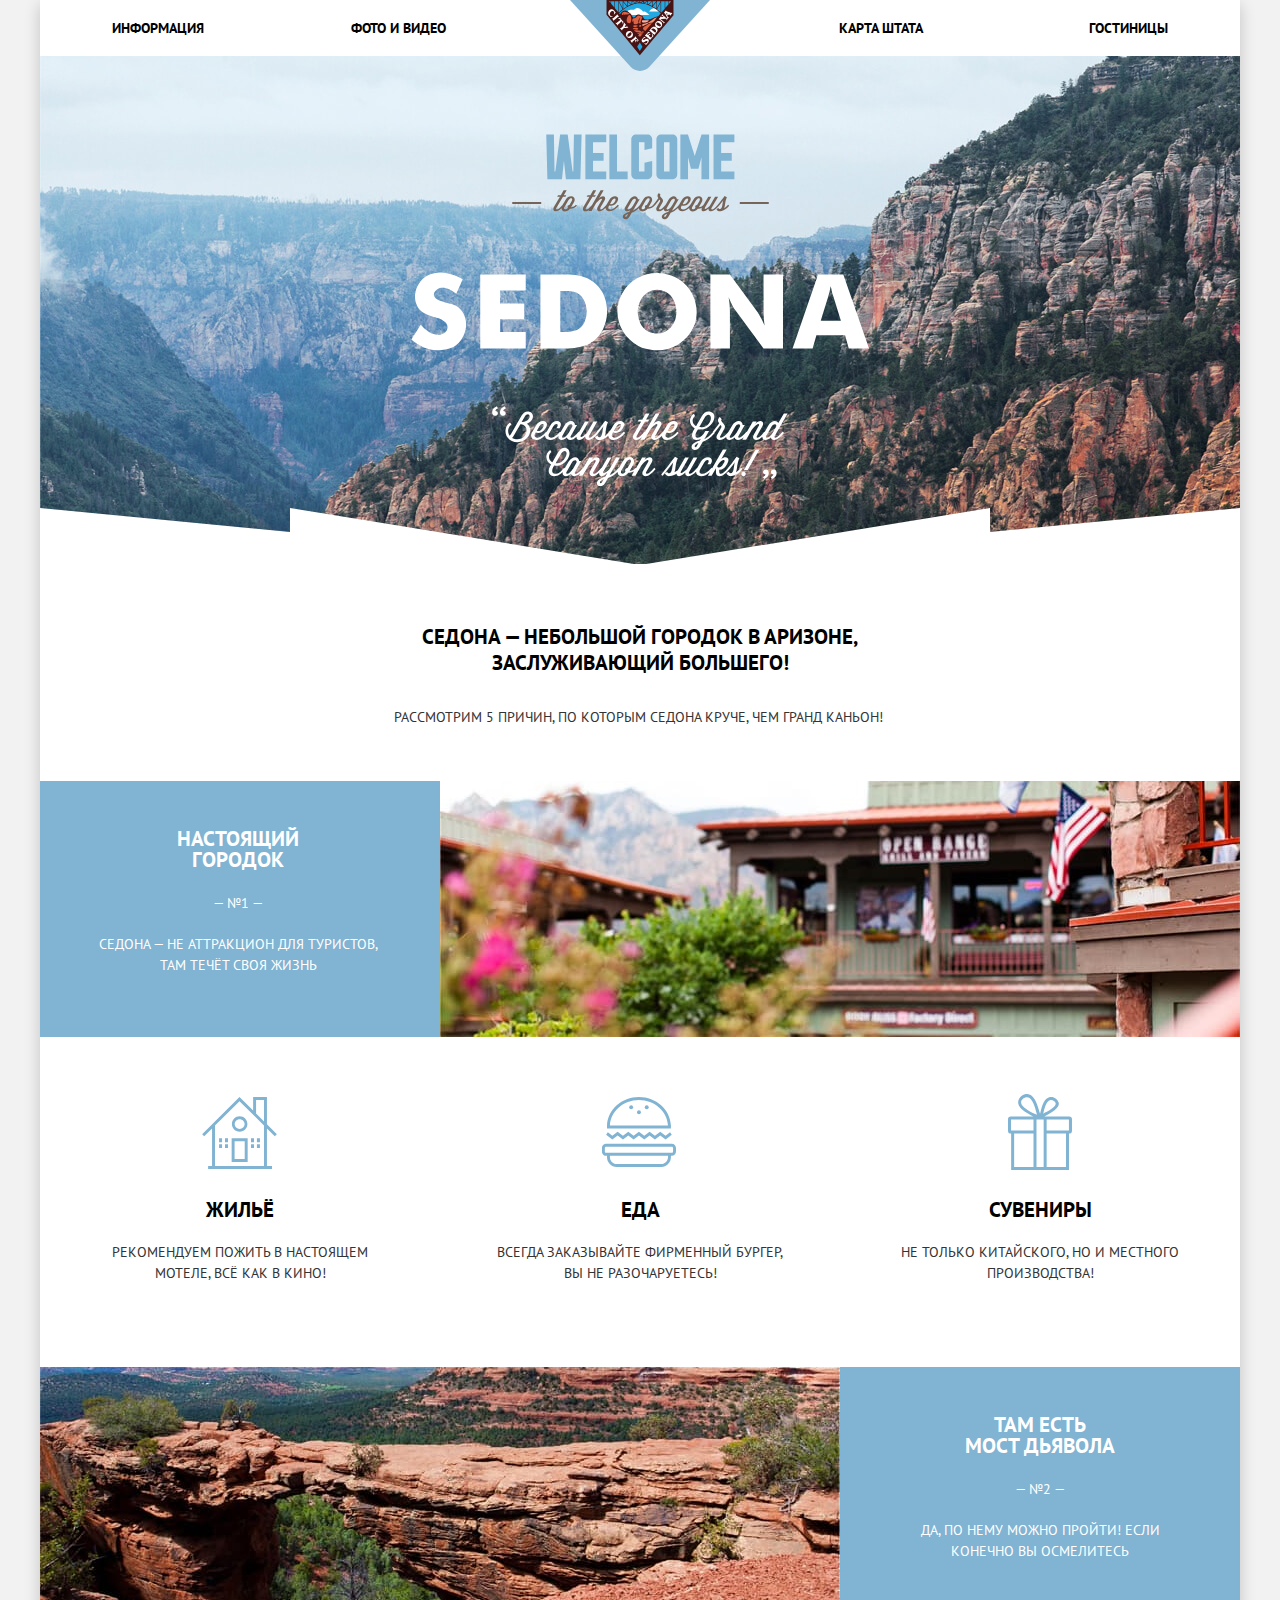
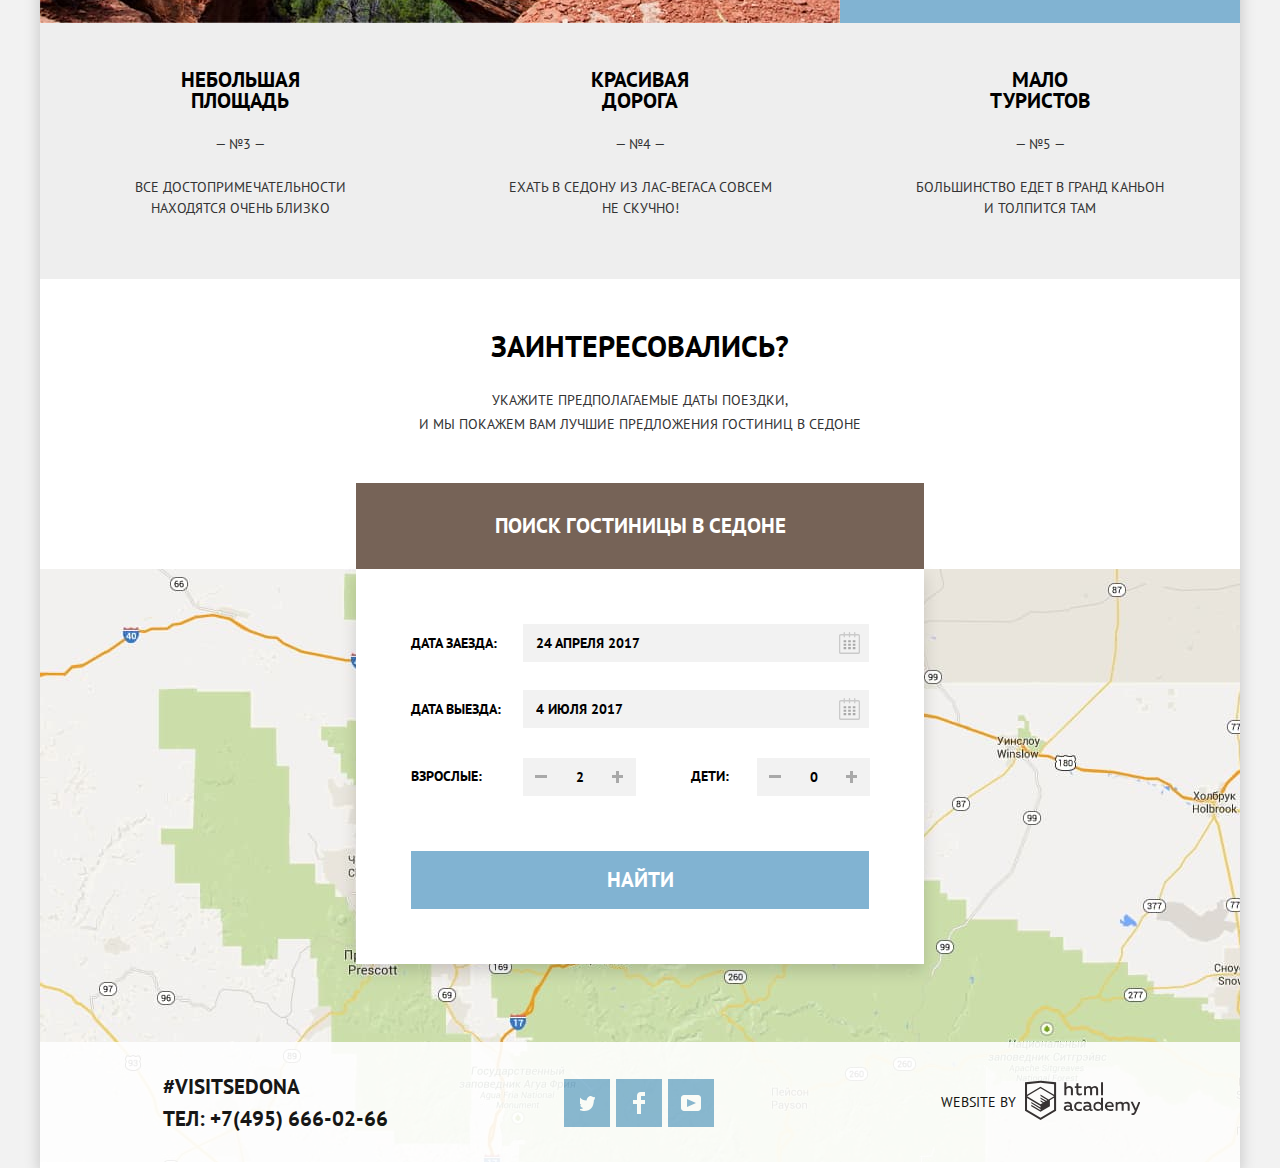
<file: index.html>
<!DOCTYPE html>
<html lang="ru">
  <head>
    <meta charset="utf-8">
    <title>Отдых в Седоне</title>
    <link href="https://fonts.googleapis.com/css?family=PT+Sans:400,700&display=swap&subset=cyrillic" rel="stylesheet">
    <link href="css/minnormalize.css" rel="stylesheet">
    <link href="css/minstyle.css" rel="stylesheet">
  </head>
  <body>
    <div class="container">
      <header class="main-header">
        <nav class="main-navigation">
          <a class="main-header-logo">
            <img src="img/logo.svg" width="140" height="71" alt="Логотип компании по поиску жилья в Седоне «City of Sedona»">
          </a>
          <ul class="site-navigation">
            <li><a href="#">Информация</a></li>
            <li><a href="#">Фото и видео</a></li>
            <li class="navigation-map"><a href="#">Карта штата</a></li>
            <li><a href="inner.html">Гостиницы</a></li>
          </ul>
        </nav>
      </header>
      <main>
        <h1 class="visually-hidden">Преимущества отдыха в Седоне</h1>
        <section class="main-banner">
          <div class="mountains-bg">
            <h2 class="visually-hidden">Почему Седона?</h2>
            <img src="img/heading.svg" width="459" height="353" alt="Welcome to the gorgeous Sedona «Because the Grand Canyon sucks!»">
          </div>
          <div class="main-text">
            <b>Седона — небольшой городок в Аризоне, заслуживающий большего!</b>
            <p>Рассмотрим 5 причин, по которым Седона круче, чем Гранд Каньон!</p>
          </div>
        </section>
        <section class="features">
          <h2 class="visually-hidden">Преимущества</h2>
          <ol class="features-list">
            <li class="features-item real-city">
              <div class="real-life">
                <h3>Настоящий городок</h3>
                <p class="number">— №1 —</p>
                <p>Седона — не аттракцион для туристов, там течёт своя жизнь</p>
              </div>
              <img src="img/real-city.jpg" width="800" height="256" alt="Настоящая Седона">
              <ul class="city-features">
                <li class="home">
                  <h4>Жильё</h4>
                  <p>Рекомендуем пожить в настоящем мотеле, всё как в кино!</p>
                </li>
                <li class="food">
                  <h4>Еда</h4>
                  <p>Всегда заказывайте фирменный бургер, вы не разочаруетесь!</p>
                </li>
                <li class="souvenir">
                  <h4>Сувениры</h4>
                  <p>Не только китайского, но и местного производства!</p>
                </li>
              </ul>
            </li>
            <li class="features-item devils-bridge">
              <div class="about-bridge">
                <h3>Там есть Мост&nbsp;дьявола</h3>
                <p class="number">— №2 —</p>
                <p>Да, по нему можно пройти! Если конечно вы осмелитесь</p>
              </div>
              <img src="img/devils-bridge.jpg" width="800" height="256" alt="Мост Дьявола">
            </li>
            <li class="features-item last-advantage">
              <h3>Небольшая площадь</h3>
              <p class="number">— №3 —</p>
              <p>Все достопримечательности находятся очень близко</p>
            </li>
            <li class="features-item last-advantage">
              <h3>Красивая дорога</h3>
              <p class="number">— №4 —</p>
              <p>Ехать в Седону из Лас-Вегаса совсем не скучно!</p>
            </li>
            <li class="features-item last-advantage">
              <h3>Мало туристов</h3>
              <p class="number">— №5 —</p>
              <p>Большинство едет в Гранд Каньон и толпится там</p>
            </li>
          </ol>
        </section>
        <section class="search-hotels">
          <h2>Заинтересовались?</h2>
          <p>
            Укажите предполагаемые даты поездки,<br>
            и мы покажем вам лучшие предложения гостиниц в Седоне
          </p>
          <a class="button button-search" href="#">Поиск гостиницы в Седоне</a>
          <form class="form-hotels" action="https://echo.htmlacademy.ru" method="post">
            <div class="arrival-item">
              <label for="arrival-date" class="arrival">Дата заезда:</label>
              <div class="input-wrapper">
                <input id="arrival-date" type="text" name="date" value="24 апреля 2017">
                <button type="button" class="icon-calendar">
                  <span class="visually-hidden">Выбрать дату заезда на календаре</span>
                  <svg xmlns="http://www.w3.org/2000/svg" width="21" height="22"><path fill="#cacaca" d="M19.251 2.025h-2.845V.648c0-.381-.294-.689-.656-.689-.363 0-.656.308-.656.689v1.377h-3.938V.648c0-.381-.294-.689-.655-.689-.363 0-.657.308-.657.689v1.377H5.906V.648c0-.381-.294-.689-.656-.689-.363 0-.657.308-.657.689v1.377H1.75C.784 2.025 0 2.847 0 3.862v16.302C0 21.179.784 22 1.75 22h17.501c.966 0 1.749-.821 1.749-1.836V3.862c0-1.015-.783-1.837-1.749-1.837zm.437 18.139a.448.448 0 01-.437.459H1.75a.45.45 0 01-.438-.459V3.862a.45.45 0 01.438-.459h2.844v1.378c0 .381.294.689.657.689.362 0 .656-.308.656-.689V3.403h3.938v1.378c0 .381.294.689.657.689.361 0 .655-.308.655-.689V3.403h3.938v1.378c0 .381.293.689.656.689.362 0 .656-.308.656-.689V3.403h2.845c.241 0 .437.206.437.459v16.302z"/><path fill="#a9a9a9" d="M4.594 8.225h2.625v2.066H4.594zm0 3.443h2.625v2.067H4.594zm0 3.444h2.625v2.066H4.594zm4.594 0h2.625v2.066H9.188zm0-3.444h2.625v2.067H9.188zm0-3.443h2.625v2.066H9.188zm4.593 6.887h2.625v2.066h-2.625zm0-3.444h2.625v2.067h-2.625zm0-3.443h2.625v2.066h-2.625z"/></svg>
                </button>
              </div>
            </div>
            <div class="departure-item">
              <label for="departure-date" class="departure">Дата выезда:</label>
              <div class="input-wrapper">
                <input id="departure-date" type="text" name="date" value="4 июля 2017">
                <button type="button" class="icon-calendar">
                  <span class="visually-hidden">Выбрать дату выезда на календаре</span>
                  <svg xmlns="http://www.w3.org/2000/svg" width="21" height="22"><path fill="#cacaca" d="M19.251 2.025h-2.845V.648c0-.381-.294-.689-.656-.689-.363 0-.656.308-.656.689v1.377h-3.938V.648c0-.381-.294-.689-.655-.689-.363 0-.657.308-.657.689v1.377H5.906V.648c0-.381-.294-.689-.656-.689-.363 0-.657.308-.657.689v1.377H1.75C.784 2.025 0 2.847 0 3.862v16.302C0 21.179.784 22 1.75 22h17.501c.966 0 1.749-.821 1.749-1.836V3.862c0-1.015-.783-1.837-1.749-1.837zm.437 18.139a.448.448 0 01-.437.459H1.75a.45.45 0 01-.438-.459V3.862a.45.45 0 01.438-.459h2.844v1.378c0 .381.294.689.657.689.362 0 .656-.308.656-.689V3.403h3.938v1.378c0 .381.294.689.657.689.361 0 .655-.308.655-.689V3.403h3.938v1.378c0 .381.293.689.656.689.362 0 .656-.308.656-.689V3.403h2.845c.241 0 .437.206.437.459v16.302z"/><path fill="#a9a9a9" d="M4.594 8.225h2.625v2.066H4.594zm0 3.443h2.625v2.067H4.594zm0 3.444h2.625v2.066H4.594zm4.594 0h2.625v2.066H9.188zm0-3.444h2.625v2.067H9.188zm0-3.443h2.625v2.066H9.188zm4.593 6.887h2.625v2.066h-2.625zm0-3.444h2.625v2.067h-2.625zm0-3.443h2.625v2.066h-2.625z"/></svg>
                </button>
              </div>
            </div>
            <div class="amount adult-item">
              <label for="adult-amount" class="adult">Взрослые:</label>
              <div class="input-wrapper">
                <input id="adult-amount" type="text" name="adult" value="2">
                <button type="button" class="amount-button reduce">
                  <span class="visually-hidden">Уменьшить количество взрослых</span>
                </button>
                <button type="button" class="amount-button increase">
                  <span class="visually-hidden">Увеличить количество взрослых</span>
                </button>
              </div>
            </div>
            <div class="amount">
              <label for="children-amount" class="children">Дети:</label>
              <div class="input-wrapper">
                <input id="children-amount" type="text" name="children" value="0">
                <button type="button" class="amount-button reduce">
                  <span class="visually-hidden">Уменьшить количество детей</span>
                </button>
                <button type="button" class="amount-button increase">
                  <span class="visually-hidden">Увеличить количество детей</span>
                </button>
              </div>
            </div>
            <button type="submit" class="button">Найти</button>
          </form>
        </section>
        <section class="map">
          <h2 class="visually-hidden">Седона на карте</h2>
          <iframe class="google-map" src="https://www.google.com/maps/embed?pb=!1m18!1m12!1m3!1d52385.18050599391!2d-111.83015809272742!3d34.85437338100491!2m3!1f0!2f0!3f0!3m2!1i1024!2i768!4f13.1!3m3!1m2!1s0x872da132f942b00d%3A0x5548c523fa6c8efd!2z0KHQtdC00L7QvdCwLCDQkNGA0LjQt9C-0L3QsCA4NjMzNiwg0KHQqNCQ!5e0!3m2!1sru!2sru!4v1582318789836!5m2!1sru!2sru" width="1200" height="593" allowfullscreen=""></iframe>
          <img src="img/map.jpg" width="1200" height="593" alt="Седона на карте">
        </section>
      </main>
      <footer class="main-footer">
        <p class="footer-contacts">
          <span>#visitsedona</span>
          Тел: <a href="tel:+78126660266">+7(495) 666-02-66</a>
        </p>
        <ul class="footer-social">
          <li><a class="social-button social-button-tw" href="#"><span class="visually-hidden">Твиттер</span></a></li>
          <li><a class="social-button social-button-fb" href="#"><span class="visually-hidden">Фейсбук</span></a></li>
          <li><a class="social-button social-button-youtube" href="#"><span class="visually-hidden">Ютуб</span></a></li>
        </ul>
        <p class="footer-copyright">
          <b>Website by</b>
          <a class="logo-html" href="https://htmlacademy.ru/intensive/htmlcss">
            <svg class="html-academy" xmlns="http://www.w3.org/2000/svg" data-name="Layer 1" viewBox="0 0 113 39" width="113" height="39"><path fill="#231f20" d="M46.84 28.22a2.07 2.07 0 00.58-.11v1.4a3.41 3.41 0 01-1.24.22 1.75 1.75 0 01-1.75-1 5.08 5.08 0 01-3.3 1.13c-1.59 0-3.06-.87-3.06-2.68 0-2.24 2.08-2.93 3.9-2.93a11.63 11.63 0 012.28.26v-.31c0-1.09-.8-1.86-2.3-1.86a7.79 7.79 0 00-3.15.67v-1.79a10.72 10.72 0 013.35-.58c2.48 0 4 1.18 4 3.83v3.14a.57.57 0 00.69.61zm-6.76-1.19a1.42 1.42 0 001.64 1.29 3.56 3.56 0 002.53-1v-1.51a10.21 10.21 0 00-1.9-.22c-1.1.01-2.27.35-2.27 1.45zm12.98-6.41a5.29 5.29 0 012.7.67v1.79a4.28 4.28 0 00-2.42-.73 2.89 2.89 0 100 5.76 5.26 5.26 0 002.55-.67v1.8a6.58 6.58 0 01-2.9.6 4.42 4.42 0 01-4.72-4.54 4.54 4.54 0 014.79-4.68zm12.78 7.6a2.07 2.07 0 00.58-.11v1.4a3.41 3.41 0 01-1.24.22 1.75 1.75 0 01-1.75-1 5.08 5.08 0 01-3.3 1.13c-1.59 0-3.06-.87-3.06-2.68 0-2.24 2.08-2.93 3.9-2.93a11.63 11.63 0 012.28.26v-.31c0-1.09-.8-1.86-2.3-1.86a7.79 7.79 0 00-3.15.67v-1.79a10.72 10.72 0 013.35-.58c2.48 0 4 1.18 4 3.83v3.14a.57.57 0 00.69.61zm-6.76-1.19a1.42 1.42 0 001.64 1.29 3.56 3.56 0 002.53-1v-1.51a10.21 10.21 0 00-1.9-.22c-1.11.01-2.27.35-2.27 1.45zm17.59-10.18v12.76h-1.76v-1.39a4.07 4.07 0 01-3.35 1.62 4.62 4.62 0 010-9.22 4 4 0 013.15 1.37v-5.14h2zm-4.76 5.48a2.9 2.9 0 000 5.8 3 3 0 002.79-1.84v-2.13a3.06 3.06 0 00-2.79-1.83zm11.08-1.71c3.48 0 4.68 2.81 4.12 5.34h-6.58c.22 1.57 1.75 2.22 3.35 2.22a6.41 6.41 0 002.77-.62v1.68a7.5 7.5 0 01-3.14.6c-2.68 0-5-1.53-5-4.61a4.39 4.39 0 014.48-4.61zm.09 1.62a2.39 2.39 0 00-2.57 2.26h4.85a2.06 2.06 0 00-2.28-2.26zm6.02 7.37v-8.75h1.73v1.09a4 4 0 012.92-1.33 3 3 0 012.73 1.4 4.33 4.33 0 013.06-1.4 3.21 3.21 0 013.32 3.52v5.47h-2V24.2a1.67 1.67 0 00-1.73-1.84 2.94 2.94 0 00-2.17 1.18v6.07h-2V24.2a1.67 1.67 0 00-1.73-1.84 3.11 3.11 0 00-2.32 1.35v5.91h-2zm22.37-8.75h2l-4.1 9.93c-.95 2.28-2.19 3-3.52 3a5 5 0 01-1.15-.15v-1.66a3 3 0 00.89.13c.95 0 1.66-.67 2.17-2l.18-.44-4.16-8.82h2.13l3 6.6zM40.66 1.53v5a4 4 0 012.83-1.2A3.41 3.41 0 0147.1 8.9v5.41h-2V9.15a1.9 1.9 0 00-2-2.1 3.08 3.08 0 00-2.44 1.46v5.8h-2V1.53h2zm11.77.89v3.12h3.17v1.71h-3.17v4c0 1.15.53 1.53 1.66 1.53a4.71 4.71 0 001.77-.35v1.68a7.14 7.14 0 01-2.35.38 2.68 2.68 0 01-3-2.88V7.23h-1.6V5.52h1.57V2.88zm5.67 11.87V5.54h1.73v1.09a4 4 0 012.92-1.33 3 3 0 012.73 1.4 4.33 4.33 0 013.06-1.4 3.21 3.21 0 013.32 3.52v5.47h-2V8.88a1.67 1.67 0 00-1.73-1.84 2.94 2.94 0 00-2.17 1.18v6.07h-2V8.88a1.67 1.67 0 00-1.73-1.84 3.11 3.11 0 00-2.32 1.35v5.91h-2zM74.72 1.52h1.95v12.76h-1.95zM15.44.02h-.16L0 1.62v28l15.28 9.09 15.28-9.09v-28zm13.12 28.45l-13.28 7.9L2 28.47V16.99l13.22 7.87v1.43l-9.07-5.4v1.38l9.11 5.47v1.46l-9.1-5.42v1.38l9.11 5.47 9.19-5.5v-5.91l4.1-2.45v11.67zm0-13.16l-3.65 2.14-1.68 1-8-4.76v1.38l6.84 4.07h-.06l-.15.09-1 .57-5.64-3.36v1.38l4.45 2.65-1.05.7-3.36-2v1.38l2.21 1.3-2.25 1.35-13.16-7.82 13.17-7.92zm0-1.39L15.21 6.05l-13.2 7.86V3.41l13.28-1.39 13.28 1.39v10.51z"/></svg>
            <span class="visually-hidden">Логотип «HTML-Academy»</span>
          </a>
        </p>
      </footer>
    </div>
    <script src="js/minpopup.js"></script>
  </body>
</html>
</file>
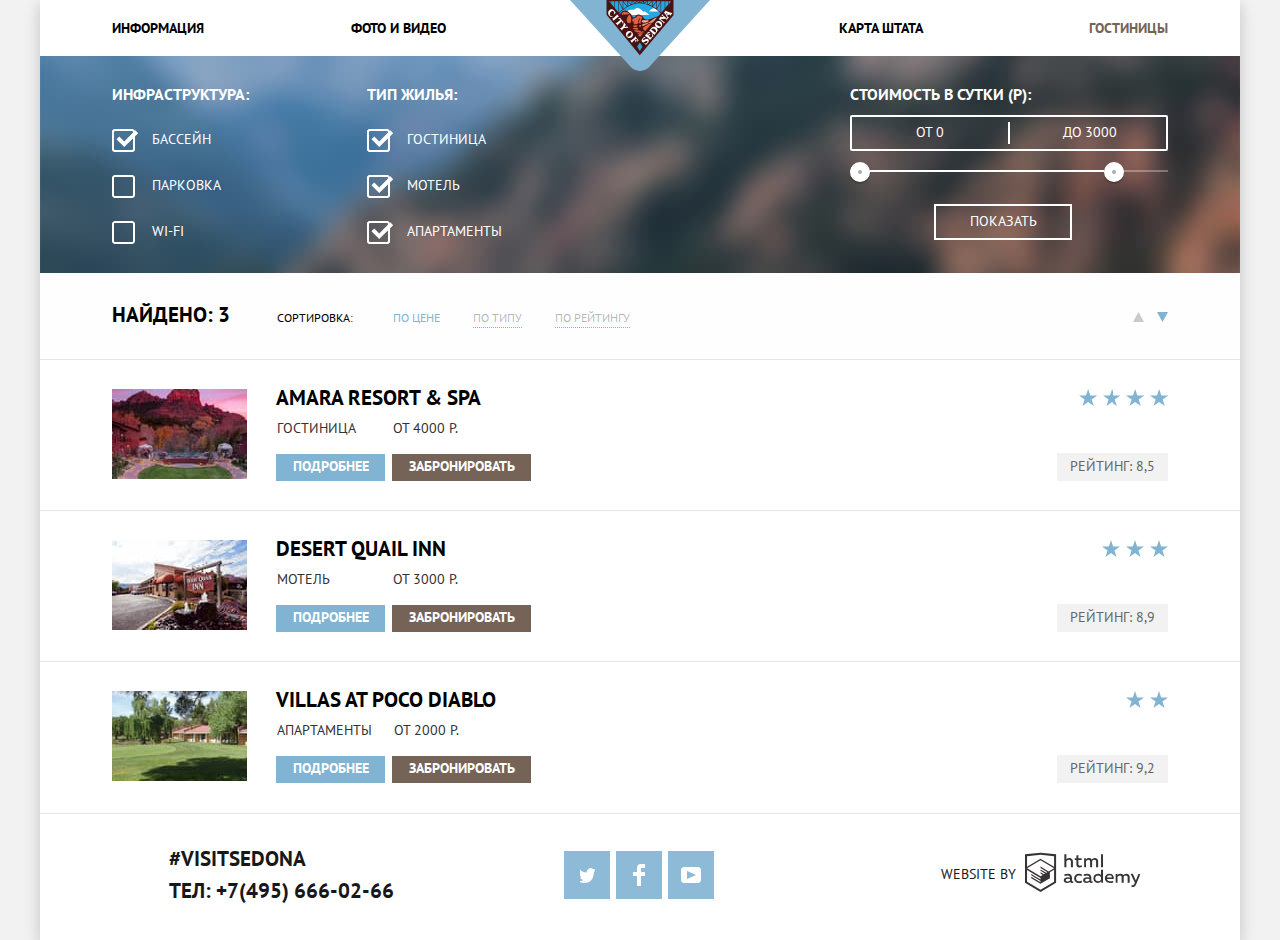
<file: inner.html>
<!DOCTYPE html>
<html lang="ru">
  <head>
    <meta charset="utf-8">
    <title>Гостиницы в Седоне</title>
    <link href="https://fonts.googleapis.com/css?family=PT+Sans:400,700&display=swap&subset=cyrillic" rel="stylesheet">
    <link href="css/minnormalize.css" rel="stylesheet">
    <link href="css/minstyle.css" rel="stylesheet">
  </head>
  <body class="inner-page">
    <div class="container">
      <header class="main-header">
        <nav class="main-navigation">
          <a class="main-header-logo" href="index.html">
            <img src="img/logo.svg" width="140" height="71" alt="Логотип компании по поиску жилья в Седоне «City of Sedona»">
          </a>
          <ul class="site-navigation inner-site-navigation">
            <li><a href="#">Информация</a></li>
            <li><a href="#">Фото и видео</a></li>
            <li class="navigation-map"><a href="#">Карта штата</a></li>
            <li class="site-navigation-current"><a>Гостиницы</a></li>
          </ul>
        </nav>
      </header>
      <main>
        <h1 class="visually-hidden">Поиск гостиницы в Седоне</h1>
        <section class="filters">
          <h2 class="visually-hidden">Фильтр гостиниц</h2>
          <form action="https://echo.htmlacademy.ru" method="get" >
            <fieldset class="filter-item">
              <legend>Инфраструктура:</legend>
              <ul>
                <li>
                  <input class="visually-hidden filter-input" type="checkbox" name="pool" id="filter-pool" checked>
                  <label for="filter-pool">Бассейн</label>
                </li>
                <li>
                  <input class="visually-hidden filter-input" type="checkbox" name="parking" id="filter-parking">
                  <label for="filter-parking">Парковка</label>
                </li>
                <li>
                  <input class="visually-hidden filter-input" type="checkbox" name="wi-fi" id="filter-wi-fi">
                  <label for="filter-wi-fi">Wi-Fi</label>
                </li>
              </ul>
            </fieldset>
            <fieldset class="filter-item">
              <legend>Тип жилья:</legend>
              <ul>
                <li>
                  <input class="visually-hidden filter-input" type="checkbox" name="hotel" id="filter-hotel" checked>
                  <label for="filter-hotel">Гостиница</label>
                </li>
                <li>
                  <input class="visually-hidden filter-input" type="checkbox" name="motel" id="filter-motel" checked>
                  <label for="filter-motel">Мотель</label>
                </li>
                <li>
                  <input class="visually-hidden filter-input" type="checkbox" name="apartment" id="filter-apartment" checked>
                  <label for="filter-apartment">Апартаменты</label>
                </li>
              </ul>
            </fieldset>
            <div class="filter-column">
              <fieldset class="filter-item">
                <legend>Стоимость в сутки (Р):</legend>
                <div class="range-filter">
                  <div class="price-controls">
                    <label class="min-price">от<input type="text" name="min-price" value="0"></label>
                    <label class="max-price">до<input type="text" name="max-price" value="3000"></label>
                  </div>
                  <div class="range-controls">
                    <div class="scale">
                      <div class="bar"></div>
                    </div>
                    <button class="toggle toggle-min"><span class="visually-hidden">Минимальная стоимость в сутки</span></button>
                    <button class="toggle toggle-max"><span class="visually-hidden">Максимальная стоимость в сутки</span></button>
                  </div>
                </div>
              </fieldset>
              <button type="submit" class="button filters-button">Показать</button>
            </div>
          </form>
        </section>
        <section class="sort">
          <p class="sort-info">Найдено: 3</p>
          <h2>Сортировка:</h2>
          <a class="sort-item sort-item-current" href="#">По цене</a>
          <a class="sort-item sort-item-type" href="#">По типу</a>
          <a class="sort-item sort-item-rating" href="#">По рейтингу</a>
          <div class="indicators">
            <a class="sort-indicator sort-indicator-up" href="#">
              <span class="visually-hidden">Сортировать по возрастанию</span>
              <svg xmlns="http://www.w3.org/2000/svg" width="11" height="10"><path fill="#cacaca" d="M5.5 0L0 10h11z"/></svg>
            </a>
            <a class="sort-indicator sort-indicator-down sort-indicator-current" href="#">
              <span class="visually-hidden">Сортировать по убыванию</span>
              <svg xmlns="http://www.w3.org/2000/svg" width="11" height="10"><path fill="#cacaca" d="M5.5 0L0 10h11z"/></svg>
            </a>
          </div>
        </section>
        <article>
          <h2 class="visually-hidden">Гостиницы Седоны</h2>
          <ul class="hotels">
            <li class="hotels-item">
              <img src="img/amara.jpg" width="135" height="90" alt="Фотография гостиницы «Amara Resort & Spa»">
              <div class="column-hotel">
                <h3>
                  <a class="hotel-name" href="#">Amara Resort & Spa</a>
                </h3>
                <table>
                  <tr>
                    <td>Гостиница</td>
                    <td>От 4000 Р.</td>
                  </tr>
                </table>
                <a class="button button-info" href="#">Подробнее</a>
                <a class="button button-buy" href="#">Забронировать</a>
              </div>
              <div class="comfort four-stars">
                <span class="visually-hidden">Уровень сервиса четыре звезды</span>
                <span class="rating">Рейтинг: 8,5</span>
              </div>
            </li>
            <li class="hotels-item">
              <img src="img/desert.jpg" width="135" height="90" alt="Фотография мотеля «Desert Quail Inn»">
              <div class="column-hotel">
                <h3>
                  <a class="hotel-name" href="#">Desert Quail Inn</a>
                </h3>
                <table>
                  <tr>
                    <td>Мотель</td>
                    <td>От 3000 Р.</td>
                  </tr>
                </table>
                <a class="button button-info" href="#">Подробнее</a>
                <a class="button button-buy" href="#">Забронировать</a>
              </div>
              <div class="comfort three-stars">
                <span class="visually-hidden">Уровень сервиса три звезды</span>
                <span class="rating">Рейтинг: 8,9</span>
              </div>
            </li>
            <li class="hotels-item">
              <img src="img/villas.jpg" width="135" height="90" alt="Фотография гостиницы «Amara Resort & Spa»">
              <div class="column-hotel">
                <h3>
                  <a class="hotel-name" href="#">Villas at Poco Diablo</a>
                </h3>
                <table>
                  <tr>
                    <td>Апартаменты</td>
                    <td>От 2000 Р.</td>
                  </tr>
                </table>
                <a class="button button-info" href="#">Подробнее</a>
                <a class="button button-buy" href="#">Забронировать</a>
              </div>
              <div class="comfort two-stars">
                <span class="visually-hidden">Уровень сервиса две звезды</span>
                <span class="rating">Рейтинг: 9,2</span>
              </div>
            </li>
          </ul>
        </article>
      </main>
      <footer class="main-footer">
        <p class="footer-contacts">
          <span>#visitsedona</span>
          Тел: <a href="tel:+78126660266">+7(495) 666-02-66</a>
        </p>
        <ul class="footer-social">
          <li><a class="social-button social-button-tw" href="#"><span class="visually-hidden">Твиттер</span></a></li>
          <li><a class="social-button social-button-fb" href="#"><span class="visually-hidden">Фейсбук</span></a></li>
          <li><a class="social-button social-button-youtube" href="#"><span class="visually-hidden">Ютуб</span></a></li>
        </ul>
        <p class="footer-copyright">
          <b>Website by</b>
          <a class="logo-html" href="https://htmlacademy.ru/intensive/htmlcss">
            <svg class="html-academy" xmlns="http://www.w3.org/2000/svg" data-name="Layer 1" viewBox="0 0 113 39" width="113" height="39"><path fill="#231f20" d="M46.84 28.22a2.07 2.07 0 00.58-.11v1.4a3.41 3.41 0 01-1.24.22 1.75 1.75 0 01-1.75-1 5.08 5.08 0 01-3.3 1.13c-1.59 0-3.06-.87-3.06-2.68 0-2.24 2.08-2.93 3.9-2.93a11.63 11.63 0 012.28.26v-.31c0-1.09-.8-1.86-2.3-1.86a7.79 7.79 0 00-3.15.67v-1.79a10.72 10.72 0 013.35-.58c2.48 0 4 1.18 4 3.83v3.14a.57.57 0 00.69.61zm-6.76-1.19a1.42 1.42 0 001.64 1.29 3.56 3.56 0 002.53-1v-1.51a10.21 10.21 0 00-1.9-.22c-1.1.01-2.27.35-2.27 1.45zm12.98-6.41a5.29 5.29 0 012.7.67v1.79a4.28 4.28 0 00-2.42-.73 2.89 2.89 0 100 5.76 5.26 5.26 0 002.55-.67v1.8a6.58 6.58 0 01-2.9.6 4.42 4.42 0 01-4.72-4.54 4.54 4.54 0 014.79-4.68zm12.78 7.6a2.07 2.07 0 00.58-.11v1.4a3.41 3.41 0 01-1.24.22 1.75 1.75 0 01-1.75-1 5.08 5.08 0 01-3.3 1.13c-1.59 0-3.06-.87-3.06-2.68 0-2.24 2.08-2.93 3.9-2.93a11.63 11.63 0 012.28.26v-.31c0-1.09-.8-1.86-2.3-1.86a7.79 7.79 0 00-3.15.67v-1.79a10.72 10.72 0 013.35-.58c2.48 0 4 1.18 4 3.83v3.14a.57.57 0 00.69.61zm-6.76-1.19a1.42 1.42 0 001.64 1.29 3.56 3.56 0 002.53-1v-1.51a10.21 10.21 0 00-1.9-.22c-1.11.01-2.27.35-2.27 1.45zm17.59-10.18v12.76h-1.76v-1.39a4.07 4.07 0 01-3.35 1.62 4.62 4.62 0 010-9.22 4 4 0 013.15 1.37v-5.14h2zm-4.76 5.48a2.9 2.9 0 000 5.8 3 3 0 002.79-1.84v-2.13a3.06 3.06 0 00-2.79-1.83zm11.08-1.71c3.48 0 4.68 2.81 4.12 5.34h-6.58c.22 1.57 1.75 2.22 3.35 2.22a6.41 6.41 0 002.77-.62v1.68a7.5 7.5 0 01-3.14.6c-2.68 0-5-1.53-5-4.61a4.39 4.39 0 014.48-4.61zm.09 1.62a2.39 2.39 0 00-2.57 2.26h4.85a2.06 2.06 0 00-2.28-2.26zm6.02 7.37v-8.75h1.73v1.09a4 4 0 012.92-1.33 3 3 0 012.73 1.4 4.33 4.33 0 013.06-1.4 3.21 3.21 0 013.32 3.52v5.47h-2V24.2a1.67 1.67 0 00-1.73-1.84 2.94 2.94 0 00-2.17 1.18v6.07h-2V24.2a1.67 1.67 0 00-1.73-1.84 3.11 3.11 0 00-2.32 1.35v5.91h-2zm22.37-8.75h2l-4.1 9.93c-.95 2.28-2.19 3-3.52 3a5 5 0 01-1.15-.15v-1.66a3 3 0 00.89.13c.95 0 1.66-.67 2.17-2l.18-.44-4.16-8.82h2.13l3 6.6zM40.66 1.53v5a4 4 0 012.83-1.2A3.41 3.41 0 0147.1 8.9v5.41h-2V9.15a1.9 1.9 0 00-2-2.1 3.08 3.08 0 00-2.44 1.46v5.8h-2V1.53h2zm11.77.89v3.12h3.17v1.71h-3.17v4c0 1.15.53 1.53 1.66 1.53a4.71 4.71 0 001.77-.35v1.68a7.14 7.14 0 01-2.35.38 2.68 2.68 0 01-3-2.88V7.23h-1.6V5.52h1.57V2.88zm5.67 11.87V5.54h1.73v1.09a4 4 0 012.92-1.33 3 3 0 012.73 1.4 4.33 4.33 0 013.06-1.4 3.21 3.21 0 013.32 3.52v5.47h-2V8.88a1.67 1.67 0 00-1.73-1.84 2.94 2.94 0 00-2.17 1.18v6.07h-2V8.88a1.67 1.67 0 00-1.73-1.84 3.11 3.11 0 00-2.32 1.35v5.91h-2zM74.72 1.52h1.95v12.76h-1.95zM15.44.02h-.16L0 1.62v28l15.28 9.09 15.28-9.09v-28zm13.12 28.45l-13.28 7.9L2 28.47V16.99l13.22 7.87v1.43l-9.07-5.4v1.38l9.11 5.47v1.46l-9.1-5.42v1.38l9.11 5.47 9.19-5.5v-5.91l4.1-2.45v11.67zm0-13.16l-3.65 2.14-1.68 1-8-4.76v1.38l6.84 4.07h-.06l-.15.09-1 .57-5.64-3.36v1.38l4.45 2.65-1.05.7-3.36-2v1.38l2.21 1.3-2.25 1.35-13.16-7.82 13.17-7.92zm0-1.39L15.21 6.05l-13.2 7.86V3.41l13.28-1.39 13.28 1.39v10.51z"/></svg>
            <span class="visually-hidden">Логотип «HTML-Academy»</span>
          </a>
        </p>
      </footer>
    </div>
  </body>
</html>
</file>
<file: css/minstyle.css>
body{margin:0;padding:0;font-weight:400;font-size:14px;line-height:21px;font-family:"PT Sans",Arial,sans-serif;color:#333;text-transform:uppercase;background-color:#f2f2f2}html{box-sizing:border-box}*,*::before,*::after{box-sizing:inherit}a{text-decoration:none}img{max-width:100%;height:auto}.visually-hidden,input[type="checkbox"].visually-hidden,input[type="radio"].visually-hidden{position:absolute;width:1px;height:1px;margin:-1px;padding:0;overflow:hidden;white-space:nowrap;border:0;clip:rect(0 0 0 0);clip-path:inset(100%)}.container{position:relative;width:1200px;margin:0 auto;padding:0 0;background-color:#fff;box-shadow:0 5px 15px rgba(0,1,1,.2)}.main-navigation{position:relative;font-weight:700;line-height:26px;color:#000;background-color:#fff}.main-header-logo{position:absolute;top:0;left:50%;z-index:1;display:block;width:140px;height:71px;margin-left:-70px}.site-navigation{display:flex;flex-wrap:wrap;justify-content:space-between;width:1200px;margin:0;padding:0;padding-right:72px;padding-left:72px;list-style:none}.site-navigation li{width:239px;padding-top:15px;padding-bottom:15px;color:inherit}.site-navigation li:nth-child(4n-2){margin-right:auto}.site-navigation li:nth-child(4n-1),.site-navigation li:nth-child(4n){text-align:right}.site-navigation .navigation-map{padding-right:6px}.site-navigation a{color:inherit}.site-navigation a[href]:hover,.site-navigation a[href]:focus{color:#81b3d2}.site-navigation a[href]:active{color:rgba(0,0,0,.3)}.site-navigation-current a{color:#766357}.mountains-bg{position:relative;display:flex;justify-content:center;align-items:center;height:508px;background:url(../img/background.jpg) no-repeat top center;background-color:#fff;background-size:100%}.mountains-bg img{width:459px;height:353px}.main-text{width:492px;margin:0 auto;padding-top:60px;padding-bottom:51px;text-align:center}.mountains-bg::before{content:"";position:absolute;bottom:-3px;left:0;z-index:1;width:1200px;height:59px;background-image:url(../img/intro-mask.svg);background-repeat:no-repeat;background-position:top center}.main-text b{font-size:21px;line-height:26px;text-align:center;color:#000}.main-text p{margin:0;padding:0;padding-top:28px;line-height:26px;text-align:left}.features-list{list-style:none}.devils-bridge{display:flex;color:#fff;background-color:#81b3d2}.real-city{display:flex;flex-wrap:wrap;background-color:#81b3d2}.real-city img{width:800px;height:256px}.real-life,.about-bridge{width:400px;padding-top:47px;padding-right:60px;padding-bottom:60px;padding-left:56px;color:#fff;background-color:#81b3d2}.features-list{display:flex;flex-wrap:wrap;margin:0;padding:0}.real-life,.about-bridge{min-height:256px;padding-bottom:20px}.features-item h3{width:150px;margin:0 auto;padding:0;padding-bottom:23px;font-size:21px;text-align:center}.features-item p{margin:0;padding:0;text-align:center}.features-item .number{padding-bottom:22px}.real-life .number,.about-bridge .number{padding-bottom:20px}.city-features{display:flex;justify-content:space-between;margin:0;padding:0;list-style:none;background-color:#fff}.city-features h4{margin:0;padding:0;padding-bottom:22px;font-size:21px;color:#000}.city-features li{width:400px;min-height:330px;padding:50px;padding-top:162px;padding-bottom:20px;text-align:center}.city-features .home{background:url(../img/home.svg) no-repeat 162px 60px}.city-features .food{background:url(../img/food.svg) no-repeat 162px 60px}.city-features .souvenir{background:url(../img/souvenir.svg) no-repeat 168px 57px}.about-bridge{order:2;width:400px;padding:48px;padding-top:47px;padding-bottom:20px}.devils-bridge img{width:800px;height:256px}.last-advantage{width:400px;min-height:256px;padding-top:46px;padding-right:75px;padding-bottom:20px;padding-left:75px;background-color:#eee}.features-item:nth-child(4){padding-right:63px;padding-left:63px}.last-advantage h3{padding-bottom:23px;color:#000}.features{position:relative;z-index:4;padding-bottom:49px;background-color:#fff}.search-hotels h2{position:relative;z-index:4;margin:0;padding:0;padding-bottom:24px;font-size:30px;line-height:36px;text-align:center;color:#000;background-color:#fff}.search-hotels p{position:relative;z-index:4;margin:0;padding:0;padding-bottom:47px;line-height:24px;text-align:center;background-color:#fff}.search-hotels{position:relative}.button{font-weight:700;font-size:14px;line-height:21px;text-align:center;color:#fff;text-transform:uppercase;background-color:#766357}.button:hover,.button:focus{background-color:#604e43}.button:active{color:rgba(255,255,255,.3);background-color:#503e33}.search-hotels .button{position:relative;z-index:4;display:block;width:568px;margin:0 auto;padding:30px 100px;font-size:21px;line-height:26px}.form-hotels{position:absolute;left:50%;z-index:3;display:flex;flex-wrap:wrap;width:568px;min-height:395px;margin-left:-284px;padding:55px;background-color:#fff;box-shadow:0 7px 15px 0 rgba(0,1,1,.15)}.form-hotels label{font-weight:700;line-height:1.86;text-align:left;color:#000}.form-hotels .children{padding-right:28px;padding-left:51px}.form-hotels .arrival-item,.form-hotels .departure-item{display:flex;flex-wrap:wrap;justify-content:space-between;align-items:center;width:458px;line-height:1.86}.form-hotels .input-wrapper{position:relative}.amount .adult{padding-right:41px}.form-hotels .arrival-item{padding-bottom:28px}.form-hotels .departure-item{padding-bottom:30px}.form-hotels input{width:346px;height:38px;padding-top:6px;padding-right:13px;padding-bottom:6px;padding-left:13px;font-weight:700;font-size:14px;line-height:1.86;font-family:"PT Sans",Arial,sans-serif;text-align:left;color:#000;text-transform:uppercase;background-color:#f2f2f2;border:none}.form-hotels .amount{display:flex;width:229px;padding-bottom:55px}.form-hotels .arrival{padding-right:21px}.form-hotels .departure{padding-right:17px}.amount input{width:113px;padding-right:40px;padding-left:40px;text-align:center}.amount label{padding-top:5px}.form-hotels .amount-button{position:absolute;top:0;left:0;width:38px;height:38px;background-color:#f2f2f2;border:none}.amount .increase{left:75px}.amount .increase::after{content:"";position:absolute;top:13px;left:18px;width:3px;height:12px;background-color:#a9a9a9}.amount-button::before{content:"";position:absolute;background-color:#a9a9a9}.amount-button:hover::before,.amount-button:hover::after{background-color:#000}.amount-button:active::before,.amount-button:active::after{background-color:#81b3d2}.reduce::before{top:17px;left:12px;width:12px;height:3px}.increase::before{top:17px;left:14px;width:11px;height:3px}.form-hotels .icon-calendar{position:absolute;top:7px;right:3px;background-color:transparent;border:none}.icon-calendar:hover path{fill:#000}.icon-calendar:active path{fill:#81b3d2}.form-hotels .button{width:100%;min-height:58px;padding-top:16px;padding-bottom:16px;line-height:26px;background-color:#81b3d2;border:none}.footer-contacts,.footer-contacts a{font-weight:700;font-size:21px;line-height:26px;color:#000}.main-footer p{width:400px;margin:0;padding:0}.main-footer{position:absolute;bottom:0;left:0;z-index:3;display:flex;justify-content:space-between;align-items:center;width:1200px;min-height:120px;padding-top:32px;padding-bottom:36px;background-color:#fff;opacity:.9}.main-footer p{width:400px;text-align:center}.main-footer .footer-contacts{padding-left:123px;text-align:left}.footer-contacts span{display:block;padding-bottom:6px}.inner-page .footer-contacts{padding-left:129px}.footer-copyright b{font-weight:400;line-height:26px;color:#000}.social-button{position:relative;display:block;width:46px;height:48px;background-color:#81b3d2}.main-footer .footer-social{display:flex;flex-wrap:wrap;justify-content:flex-start;width:400px;margin:0;padding:0;padding-top:0;padding-right:124px;padding-left:124px}.footer-social li{margin-top:3px;margin-right:6px;margin-bottom:3px}.footer-social li:nth-child(3n){margin-right:0}.social-button::before{content:"";position:absolute;top:50%;left:50%;background-repeat:no-repeat;background-position:50% 50%;transform:translate(-50%,-50%)}.social-button-tw::before{width:15px;height:18px;background-image:url(../img/tw-icon.svg)}.social-button-fb::before{width:12px;height:22px;background-image:url(../img/fb-icon.svg)}.social-button-youtube::before{width:20px;height:16px;background-image:url(../img/youtube-icon.svg)}.html-academy{width:115px;height:41px}.logo-html{display:inline-block;padding-left:5px;vertical-align:middle}.logo-html:hover path,.logo-html:focus path{fill:#81b3d2}.logo-html:active path{fill:#bdbbbc}.footer-social a{background-color:#81b3d2}.social-button:hover,.social-button:focus{background-color:#669ec0}.social-button:active{background-color:#5496bd}.social-button:active::before{opacity:.3}.footer-social{list-style:none}.footer-contacts a:hover,.footer-contacts a:focus{color:#81b3d2}.footer-contacts a:active{color:#bdbbbc}.inner-page .button{display:inline-block;max-width:250px;margin-right:3px;padding-top:2px;padding-right:16px;padding-bottom:4px;padding-left:17px;font:inherit;font-weight:700;vertical-align:top;text-align:center;background-color:#81b3d2}.inner-page .button-buy{background-color:#766357}.button:hover,.button:focus,.button:active{background-color:#663d15}.button.disabled,.button:disabled{background-color:#000;cursor:default;opacity:.5}.filters{width:100%;min-height:217px;padding-top:28px;color:#fff;background-color:#6688ae;background-image:url(../img/filter-background.jpg);background-repeat:no-repeat;background-position:50% 50%;background-size:cover}.filter-item legend{margin-bottom:24px;font-weight:700;font-size:16px}.filter-item{border:0 none}.filter-item ul{margin:0;padding:0;list-style:none}.filter-item li{margin-bottom:25px;padding-left:40px}.filter-item label{position:relative;display:block;cursor:pointer;user-select:none}.filter-input + label::before{content:"";position:absolute;top:0;left:-40px;width:23px;height:23px;background:url(../img/checkbox-off.svg) no-repeat center center}.filter-input:checked + label::after{content:"";position:absolute;top:0;left:-40px;width:27px;height:23px;background:url(../img/checkbox-on.svg) no-repeat center center}.filter-input:disabled + label::before{content:"";position:absolute;top:0;left:-40px;width:23px;height:23px;background:url(../img/checkbox-off-disabled.svg) no-repeat center center}.filter-input:disabled:checked + label::after{content:"";position:absolute;top:0;left:-40px;width:23px;height:23px;background:url(../img/checkbox-on-disabled.svg) no-repeat center center}.filter-column .filter-item{width:318px}.filter-column legend{margin-bottom:10px}.price-controls{position:relative;height:36px;margin-bottom:19px;font-size:0;border:2px solid #fff;border-radius:2px}.price-controls::after{content:"";position:absolute;top:50%;left:50%;width:2px;height:22px;background:#fff;transform:translate(-50%,-50%)}.price-controls input{width:62px;margin:0;padding-left:3px;font:inherit;font-size:14px;line-height:21px;text-align:left;color:#fff;color:inherit;background:none;background-color:transparent;border:none}.price-controls .min-price,.price-controls .max-price{width:147px;padding-top:4px;padding-left:64px}.price-controls label{display:inline-block;font-size:14px;line-height:21px;vertical-align:top;cursor:pointer}.range-controls{position:relative;margin-bottom:32px}.range-controls .scale{height:2px;background:rgba(255,255,255,.3)}.range-controls .bar{width:80%;height:2px;background:#fff}.toggle{position:absolute;top:-8px;width:20px;height:20px;padding:0;background-color:#ababab;border:8px solid #fff;border-radius:50%;box-shadow:0 2px 1px 0 rgba(0,1,1,.2);cursor:pointer}.toggle-min{left:0}.toggle-max{left:80%}.toggle:hover,.toggle:focus{background:#1c4f80}.filters .filters-button{width:138px;margin-left:84px;padding-top:5px;padding-bottom:6px;font-weight:400;line-height:21px;background-color:transparent;border:2px solid #fff}.filters-button:hover,.filters-button:focus{color:#000;background-color:#fff}.filters-button:active{background-color:#fff;opacity:.9}.sort{display:flex;justify-content:flex-start;align-items:baseline;min-height:86px;padding-top:29px;padding-right:72px;padding-left:72px;font-size:12px;line-height:18px;color:#000;background-color:#fefefe}.sort p,.sort h2{margin:0;padding:0}.sort p{margin-right:47px}.sort h2{margin-right:40px;font-weight:400;font-size:12px;line-height:18px}.sort .sort-item{margin-right:33px}.sort .indicators{margin-left:auto}.sort .sort-indicator-up{margin-right:10px}.sort-item{color:rgba(0,0,0,.3);border-bottom:1px dotted #81b3d2}.sort-item:hover,.sort-item:focus{color:#81b3d2}.sort-item:active{color:#000;border:none}.sort-indicator-down svg{transform:rotate(180deg)}.sort-indicator:hover path,.sort-indicator:focus path{fill:#231f20}.sort-indicator:active path{fill:#81b3d2}.sort-info{font-weight:700;font-size:21px;line-height:26px}.sort-indicator-current path{fill:#81b3d2}.sort-item-current{color:#81b3d2;border:none}.sort-item-current:hover,.sort-item-current:focus{border-bottom:1px dotted #81b3d2}.sort-item-current:active{border:none}.hotels{margin:0;padding:0;list-style:none}.hotels li{display:flex;justify-content:space-between;align-items:stretch;padding-top:25px;padding-right:72px;padding-bottom:29px;padding-left:72px;border-top:1px solid #e5e5e5}.hotels li:last-child{padding-bottom:30px;border-bottom:1px solid #e5e5e5}.hotels h3{max-width:400px;margin:0;margin-bottom:6px;padding:0}.hotels img{width:135px;height:90px;margin-top:4px;margin-right:29px}.hotels .comfort{position:relative;margin-top:4px;margin-left:auto;padding-top:64px}.hotels .comfort::before{content:"";position:absolute;top:0;right:0;z-index:1;width:89px;height:17px;background-image:url(../img/star.svg);background-repeat:space}.hotels-item .four-stars::before{width:89px}.hotels-item .three-stars::before{width:66px}.hotels-item .two-stars::before{width:42px}.hotel-name{font-size:21px;line-height:26px;color:#000}.hotel-name:hover,.hotel-name:focus{color:#81b3d2}.column-hotel table{width:232px;margin-bottom:14px;border-spacing:0}.hotels-item td{width:96px}.hotel-name:active{color:rgba(0,0,0,.3)}.rating{display:block;padding-top:3px;padding-right:13px;padding-bottom:4px;padding-left:13px;color:#666;background-color:#f2f2f2}.button-info{background-color:#81b3d2}.button-info:hover,.button-info:focus{background-color:#669ec0}.button-info:active{background-color:#5496bd}.filters form{display:flex;padding-right:72px;padding-left:72px}.filters fieldset{width:255px;margin:0;padding:0}.filter-column{width:318px;margin-left:auto}.inner-page .main-footer{position:static;background-color:#fff}@keyframes bounce{0%{transform:translateY(-395px)}50%{transform:translateY(-200px)}90%{transform:translateY(-50px)}100%{transform:translateY(0)}}@keyframes shake{0%,100%{transform:translateX(0)}10%,30%,50%,70%,90%{transform:translateX(-10px)}20%,40%,60%,80%{transform:translateX(10px)}}.modal-show{animation:bounce 0.5s}.modal-error{animation:shake 0.6s}.modal{display:none}.map{position:relative}.map .google-map{position:absolute;z-index:2;width:1200px;height:593px;border:none}
</file>
<file: css/minnormalize.css>
html{line-height:1.15;-webkit-text-size-adjust:100%}body{margin:0}main{display:block}h1{margin:.67em 0;font-size:2em}hr{box-sizing:content-box;height:0;overflow:visible}pre{font-size:1em;font-family:monospace,monospace}a{background-color:transparent}abbr[title]{text-decoration:underline;text-decoration:underline dotted;border-bottom:none}b,strong{font-weight:bolder}code,kbd,samp{font-size:1em;font-family:monospace,monospace}small{font-size:80%}sub,sup{position:relative;font-size:75%;line-height:0;vertical-align:baseline}sub{bottom:-.25em}sup{top:-.5em}img{border-style:none}button,input,optgroup,select,textarea{margin:0;font-size:100%;line-height:1.15;font-family:inherit}button,input{overflow:visible}button,select{text-transform:none}button,[type="button"],[type="reset"],[type="submit"]{-webkit-appearance:button}button::-moz-focus-inner,[type="button"]::-moz-focus-inner,[type="reset"]::-moz-focus-inner,[type="submit"]::-moz-focus-inner{padding:0;border-style:none}button:-moz-focusring,[type="button"]:-moz-focusring,[type="reset"]:-moz-focusring,[type="submit"]:-moz-focusring{outline:1px dotted ButtonText}fieldset{padding:.35em .75em .625em}legend{display:table;box-sizing:border-box;max-width:100%;padding:0;color:inherit;white-space:normal}progress{vertical-align:baseline}textarea{overflow:auto}[type="checkbox"],[type="radio"]{box-sizing:border-box;padding:0}[type="number"]::-webkit-inner-spin-button,[type="number"]::-webkit-outer-spin-button{height:auto}[type="search"]{outline-offset:-2px;-webkit-appearance:textfield}[type="search"]::-webkit-search-decoration{-webkit-appearance:none}::-webkit-file-upload-button{font:inherit;-webkit-appearance:button}details{display:block}summary{display:list-item}template{display:none}[hidden]{display:none}
</file>
